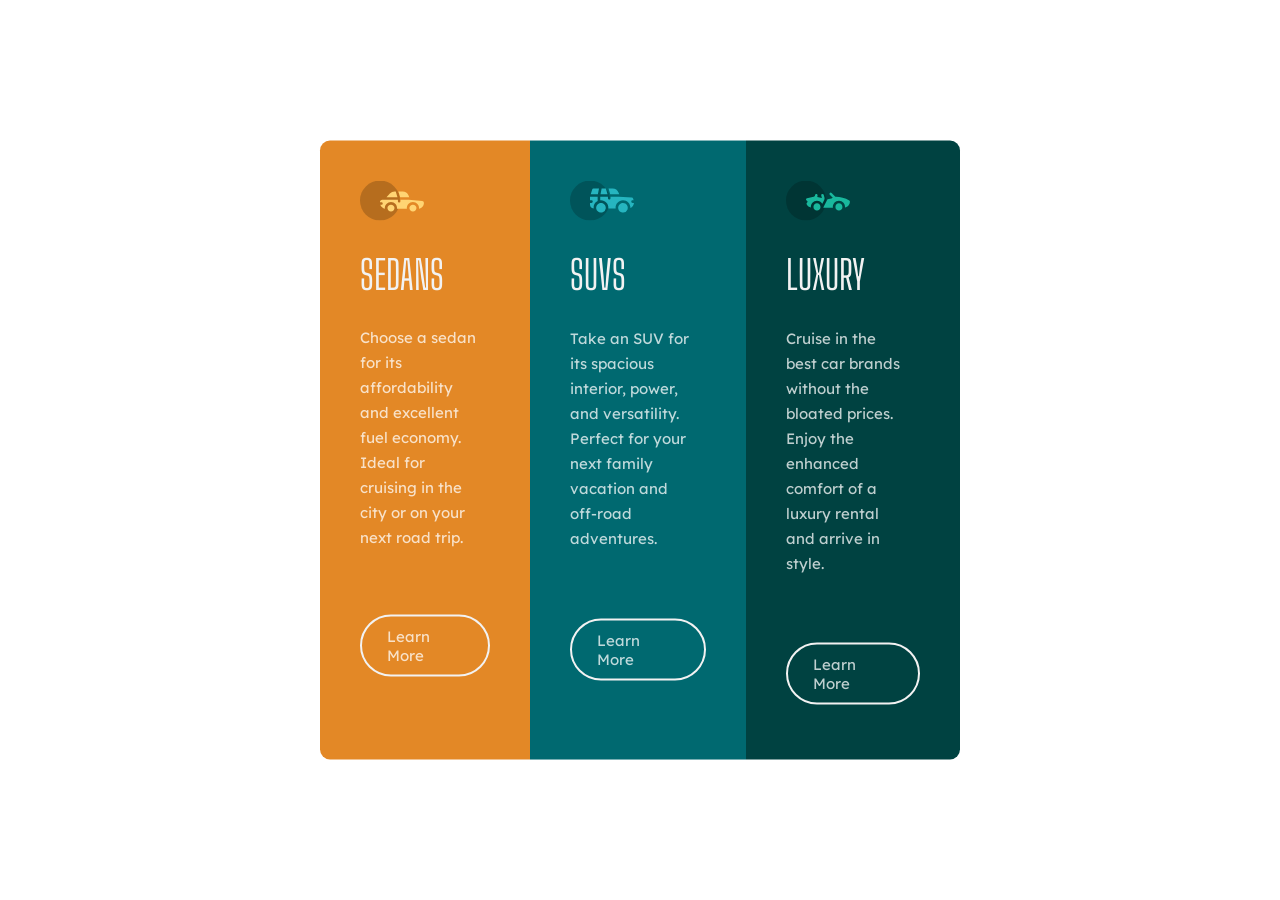
<file: 3 Column Preview Card Component/index.html>
<!DOCTYPE html>
<html lang="en">

<head>
  <meta charset="UTF-8">
  <meta name="viewport" content="width=device-width, initial-scale=1.0">
  <!-- displays site properly based on user's device -->
  <link rel="icon" type="image/png" sizes="32x32" href="./images/favicon-32x32.png">
  <link rel="stylesheet" type="text/css" href="styles/styles.css">
  <title>Preview Card Component</title>
</head>

<body>
    <div class="flex-container">
      <div class="flexitem1">
        <img src="./images/icon-sedans.svg" alt="sedans" />
        <span>Sedans</span>
        <p>Choose a sedan for its affordability and excellent fuel economy. Ideal for cruising in the city
          or on your next road trip.</p>
        <a href="#" class="button btn-sedans">Learn More</a>
      </div>

      <div class="flexitem2">
        <img src="./images/icon-suvs.svg" alt="suvs" />
        <span>SUVs</span>
        <p>Take an SUV for its spacious interior, power, and versatility. Perfect for your next family vacation
          and off-road adventures.</p>
        <a href="#" class="button btn-suvs">Learn More</a>
      </div>

      <div class="flexitem3">
        <img src="./images/icon-luxury.svg" alt="luxury cars" />
        <span>Luxury</span>
        <p>Cruise in the best car brands without the bloated prices. Enjoy the enhanced comfort of a luxury
          rental and arrive in style.</p>
        <a href="#" class="button btn-luxury">Learn More</a>
      </div>
    </div>
</body>

</html>
</file>
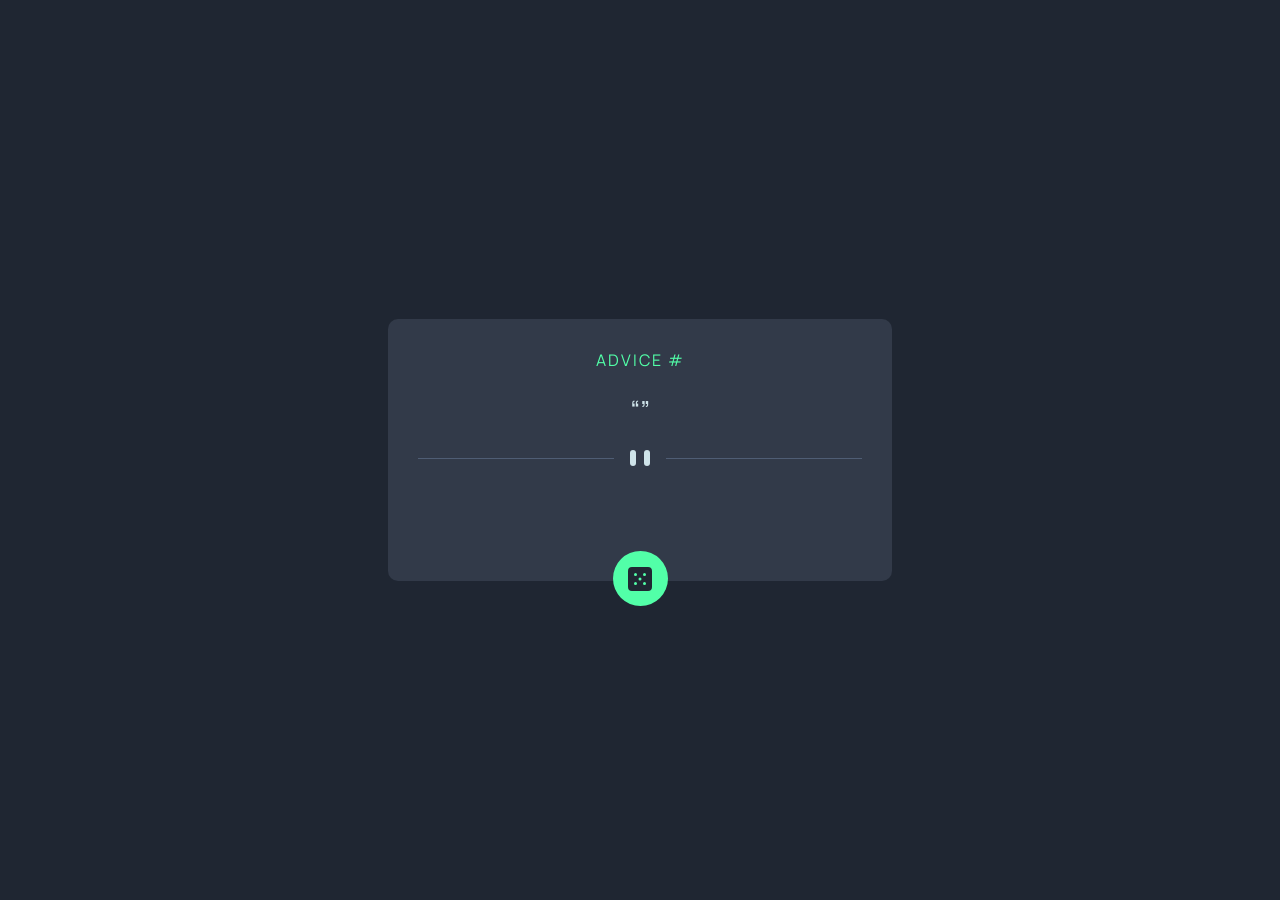
<file: Advice Generator App/index.html>
<!DOCTYPE html>
<html lang="en">

<head>
  <meta charset="UTF-8">
  <meta name="viewport" content="width=device-width, initial-scale=1.0">
  <!-- displays site properly based on user's device -->
  <link rel="icon" type="image/png" sizes="32x32" href="./images/favicon-32x32.png">
  <link rel="stylesheet" type="text/css" href="./css/styles.css">
  <title>Advice generator app</title>
</head>

<body>
  <div id="advice_generator_widget_container">
    <div class="grid-item">
      <span>Advice # <span id="adviceID"></span></span>
    </div>
    <div class="grid-item">
      <q id="advice-text"></q>
    </div>
    <div class="grid-item">
      <img src="./images/pattern-divider-desktop.svg" alt="pattern-divider">
    </div>
    <div class="grid-item button-container">
      <button id="generator-button"></button>
    </div>
  </div>
  <script src="./js/advice_generator_widget.js"></script>
</body>

</html>
</file>
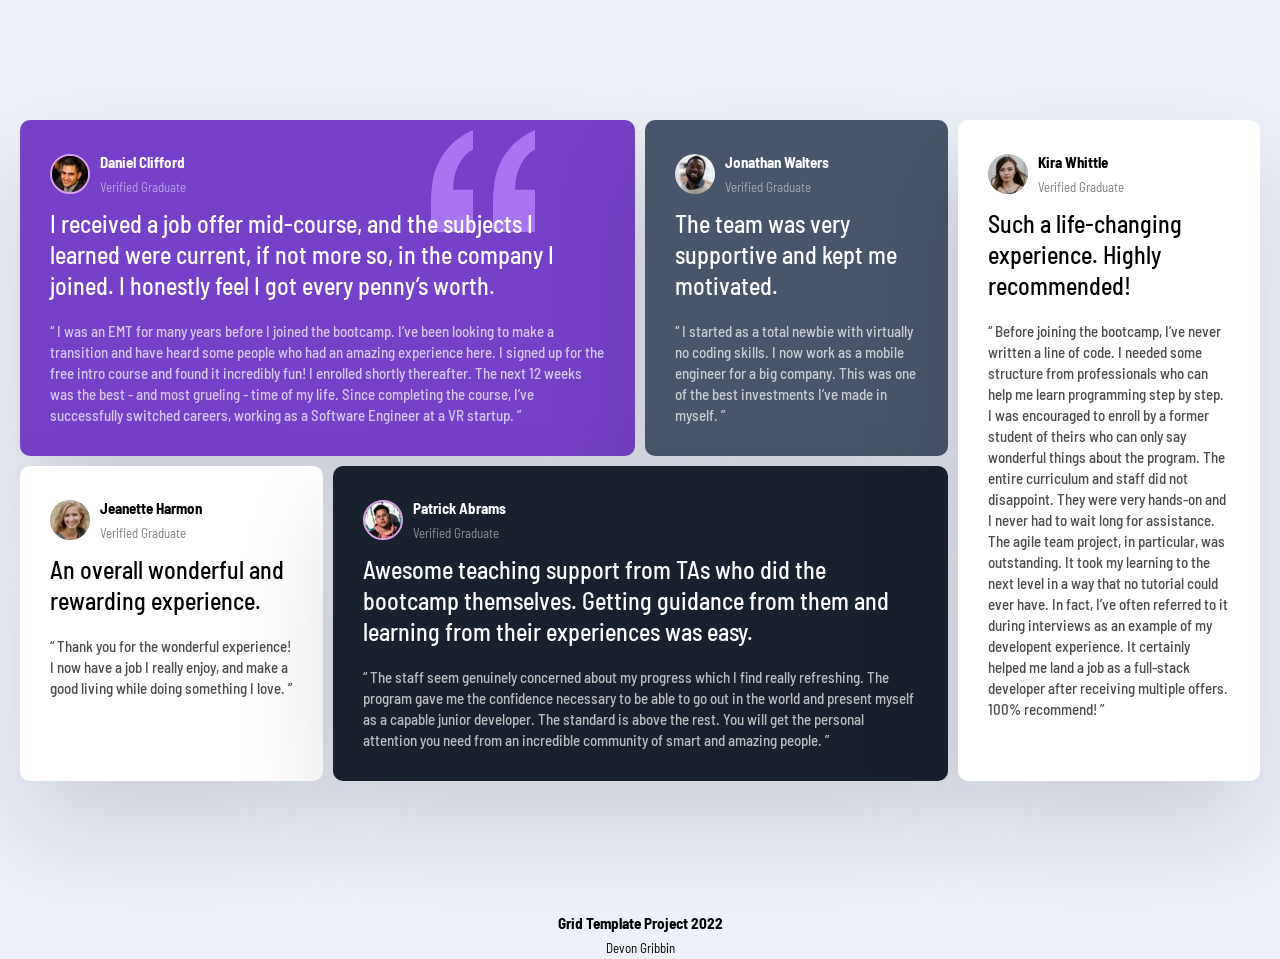
<file: Grid Testimonials/index.html>
<!DOCTYPE html>
<html lang="en">
<head>
  <meta charset="UTF-8">
  <!-- displays site properly based on user's device -->
  <meta name="viewport" content="width=device-width, initial-scale=1.0"> 
  <link rel="icon" type="image/png" sizes="32x32" href="./images/favicon-32x32.png">
  <link rel="stylesheet" href="styles.css" type="text/css">
  <title>Grid Testimonials</title>
</head>
<body>
  <div class="grid">
    <div class="card card-moderate-violet">
      <header class="card-header">
        <img src="images/image-daniel.jpg" class="card-img" alt="daniel">
        <div>
          <h3>Daniel Clifford</h3>
          <p>Verified Graduate</p>
        </div>
      </header>
      <p class="card-lead">
        I received a job offer mid-course, and the subjects I learned were current, if not more so, 
        in the company I joined. I honestly feel I got every penny’s worth.
      </p>
      <p class="card-quote">
        “ I was an EMT for many years before I joined the bootcamp. I’ve been looking to make a 
        transition and have heard some people who had an amazing experience here. I signed up 
        for the free intro course and found it incredibly fun! I enrolled shortly thereafter. 
        The next 12 weeks was the best - and most grueling - time of my life. Since completing 
        the course, I’ve successfully switched careers, working as a Software Engineer at a VR startup. ”
      </p>
    </div>

    <div class="card card-greyish-blue">
      <header class="card-header">
        <img src="images/image-jonathan.jpg" class="card-img" alt="jonathan">
        <div>
          <h3>Jonathan Walters</h3>
          <p>Verified Graduate</p>
        </div>
      </header>
      <p class="card-lead">
        The team was very supportive and kept me motivated.
      </p>
      <p class="card-quote">
        “ I started as a total newbie with virtually no coding skills. I now work as a mobile engineer 
        for a big company. This was one of the best investments I’ve made in myself. ”
      </p>
    </div>

    <div class="card">
      <header class="card-header">
        <img src="images/image-jeanette.jpg" class="card-img" alt="jeanette">
        <div>
          <h3>Jeanette Harmon</h3>
          <p>Verified Graduate</p>
        </div>
      </header>
      <p class="card-lead">
        An overall wonderful and rewarding experience.
      </p>
      <p class="card-quote">
        “ Thank you for the wonderful experience! I now have a job I really enjoy, and make a good living 
        while doing something I love. ”
      </p>
    </div>

    <div class="card card-greyish-black">
      <header class="card-header">
        <img src="images/image-patrick.jpg" class="card-img" alt="patrick">
        <div>
          <h3>Patrick Abrams</h3>
          <p>Verified Graduate</p>
        </div>
      </header>
      <p class="card-lead">
        Awesome teaching support from TAs who did the bootcamp themselves. Getting guidance from them and 
        learning from their experiences was easy.
      </p>
      <p class="card-quote">
        “ The staff seem genuinely concerned about my progress which I find really refreshing. The program 
        gave me the confidence necessary to be able to go out in the world and present myself as a capable 
        junior developer. The standard is above the rest. You will get the personal attention you need from 
        an incredible community of smart and amazing people. ”
      </p>
    </div>

    <div class="card">
      <header class="card-header">
        <img src="images/image-kira.jpg" class="card-img" alt="kira">
        <div>
          <h3>Kira Whittle</h3>
          <p>Verified Graduate</p>
        </div>
      </header>
      <p class="card-lead">
        Such a life-changing experience. Highly recommended!
      </p>
      <p class="card-quote">
        “ Before joining the bootcamp, I’ve never written a line of code. I needed some structure from 
        professionals who can help me learn programming step by step. I was encouraged to enroll by a former 
        student of theirs who can only say wonderful things about the program. The entire curriculum and staff 
        did not disappoint. They were very hands-on and I never had to wait long for assistance. The agile team 
        project, in particular, was outstanding. It took my learning to the next level in a way that no tutorial 
        could ever have. In fact, I’ve often referred to it during interviews as an example of my developent 
        experience. It certainly helped me land a job as a full-stack developer after receiving multiple offers. 
        100% recommend! ”
      </p>
    </div>
  </div>

  <footer>
    <h3>Grid Template Project 2022</h3>
    <p>Devon Gribbin</p>
  </footer>
</body>
</html>
</file>
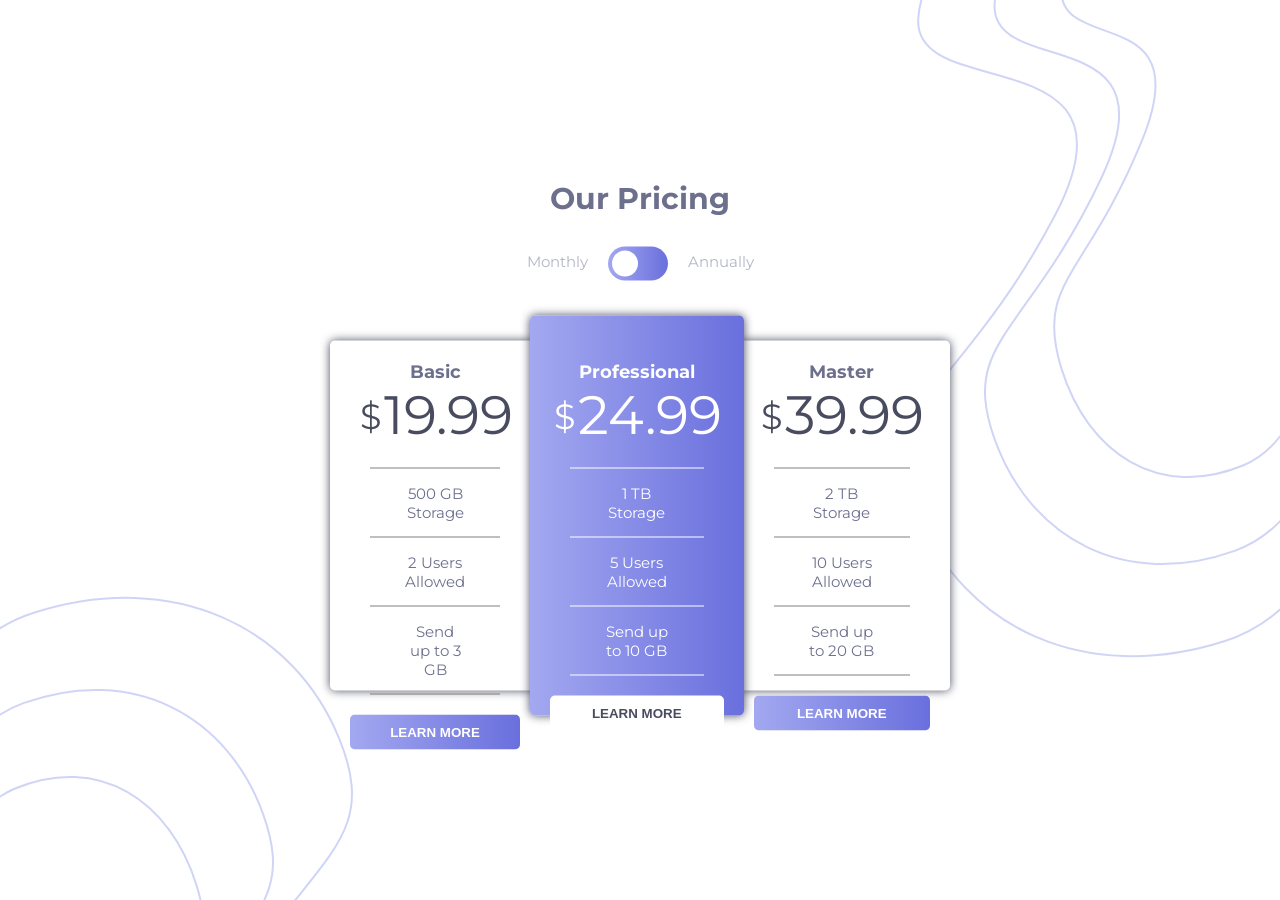
<file: Pricing Component With Toggle/index.html>
<!DOCTYPE html>
<html lang="en">

<head>
  <meta charset="UTF-8">
  <meta name="viewport" content="width=device-width, initial-scale=1.0">
  <!-- displays site properly based on user's device -->
  <link rel="icon" type="image/png" sizes="32x32" href="./images/favicon-32x32.png">
  <link rel="stylesheet" type="text/css" href="./css/styles.css">
  <title>Pricing Component</title>
</head>

<body>
  <div id="main">
    <header>
      <h1>Our Pricing</h1>
      <div class="toggler-container">
        <p>Monthly</p>
        <!--Toggler-->
        <label class="toggler">
          <input id="toggle" title="switch" type="checkbox">
          <span class="toggler-round"></span>
        </label>
        <!--Toggler End-->
        <p>Annually</p>
      </div>
    </header>

    <div class="card-container">
      <div class="card left-card">
        <h3>Basic</h3>
        <small>&dollar;</small><span id="basic-price">19.99</span>
        <ul>
          <li>500 GB Storage</li>
          <li>2 Users Allowed</li>
          <li class="bottom-li">Send up to 3 GB</li>
        </ul>
        <button class="btn btn-left">Learn More</button>
      </div>

      <div class="card center-card">
        <h3>Professional</h3>
        <small>&dollar;</small><span id="pro-price">24.99</span>
        <ul>
          <li>1 TB Storage</li>
          <li>5 Users Allowed</li>
          <li id="bottom-li-center">Send up to 10 GB</li>
        </ul>
        <button class="btn btn-center">Learn More</button>
      </div>

      <div class="card right-card">
        <h3>Master</h3>
        <small>&dollar;</small><span id="master-price">39.99</span>
        <ul>
          <li>2 TB Storage</li>
          <li>10 Users Allowed</li>
          <li class="bottom-li">Send up to 20 GB</li>
        </ul>
        <button class="btn btn-right">Learn More</button>
      </div>
    </div>
  </div>
  <script src="./js/toggle.js" type="text/javascript"></script>
</body>

</html>
</file>
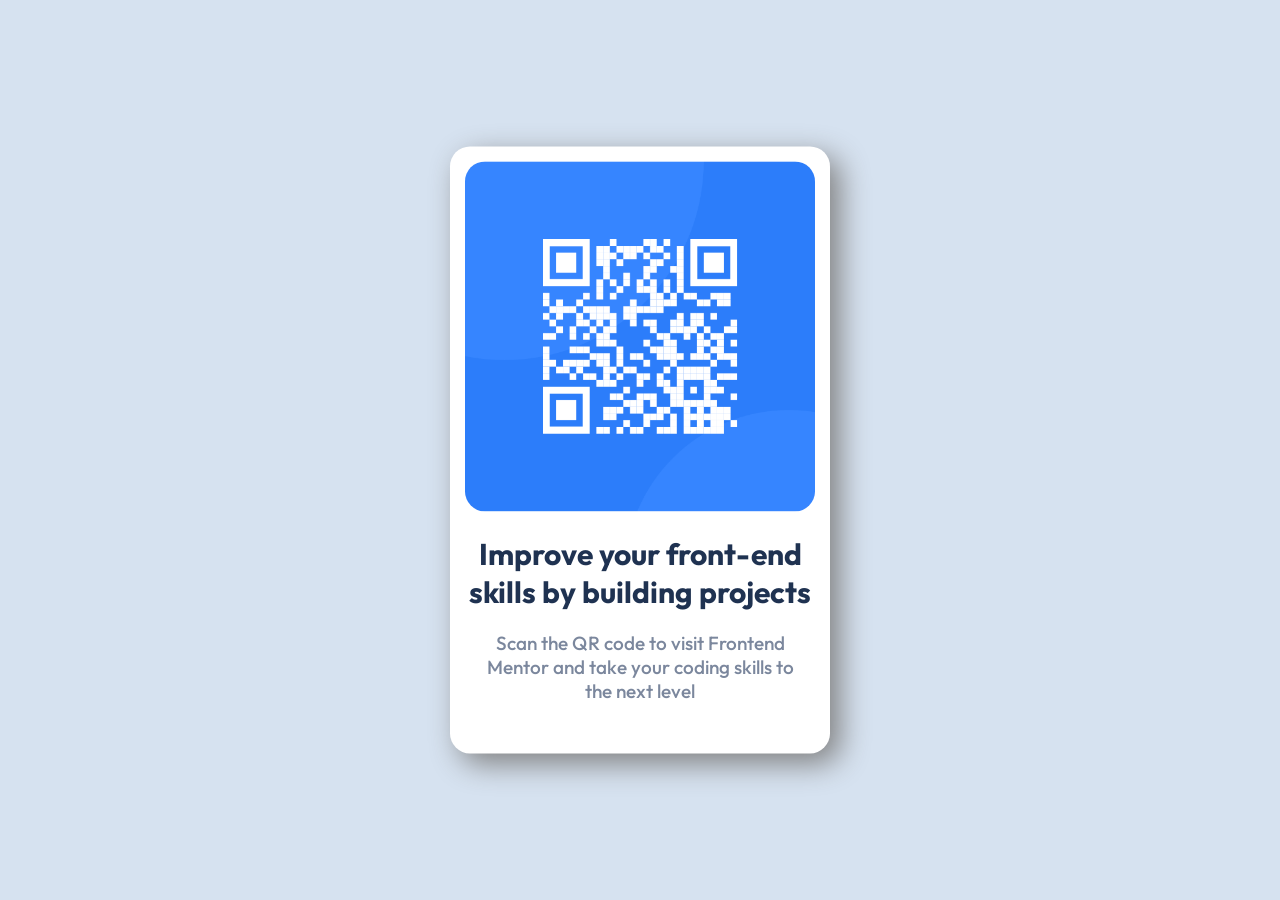
<file: QR code component/index.html>
<!DOCTYPE html>
<html lang="en">
<head>
  <meta charset="UTF-8">
  <meta name="viewport" content="width=device-width, initial-scale=1.0"> <!-- displays site properly based on user's device -->
  <link rel="stylesheet" href="index.css" type="text/css">
  <link rel="icon" type="image/png" sizes="32x32" href="./images/favicon-32x32.png">
  <title>Frontend Mentor | QR code component</title>
</head>
<body>
  <div class="content-card">
    <img src="images/image-qr-code.png" width="350px" height="350px">
    <h1>Improve your front-end skills by building projects</h1>
    <p>Scan the QR code to visit Frontend</p> 
    <p>Mentor and take your coding skills to</p> 
    <p>the next level</p>
  </div>
</body>
</html>
</file>
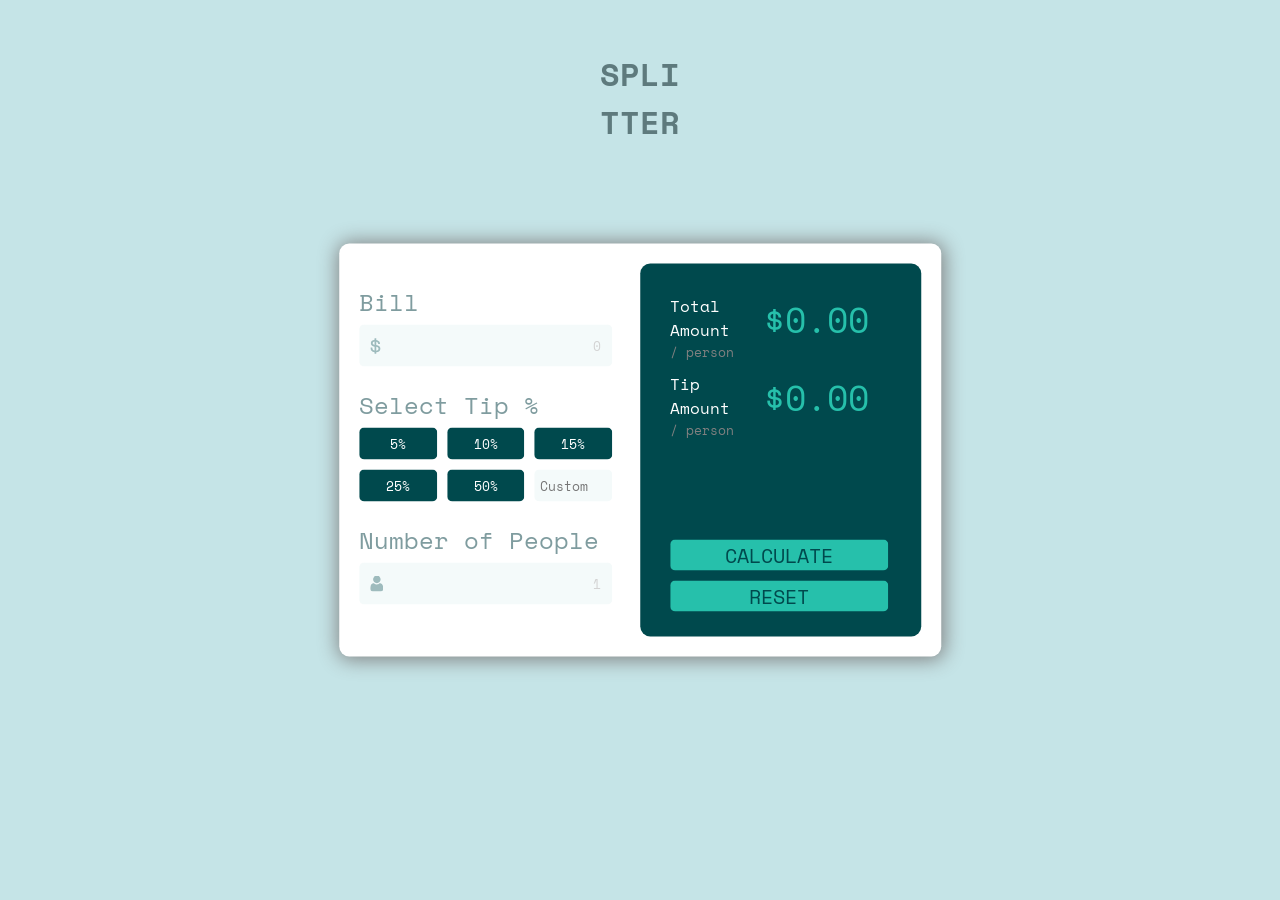
<file: Tip Calculator/index.html>
<!DOCTYPE html>
<html lang="en">

<head>
  <meta charset="UTF-8">
  <meta name="viewport" content="width=device-width, initial-scale=1.0">
  <!-- displays site properly based on user's device -->
  <link rel="icon" type="image/png" sizes="32x32" href="./images/favicon-32x32.png">
  <link rel="stylesheet" type="text/css" href="./css/stylesheet.css">
  <title>Tip calculator app</title>
</head>

<body>
  <header>
    <h1>spli<br>tter</h1>
  </header>
  <div id="main">
    <div id="panel-one">
      <div class="container">
        <label>Bill</label>
        <input type="text" inputmode="numeric" name="bill" id="bill" placeholder="0">
      </div>
      <div class="container">
        <label>Select Tip %</label>
        <div class="buttons">
          <button type="button" class="button">5%</button>
          <button type="button" class="button">10%</button>
          <button type="button" class="button">15%</button>
          <button type="button" class="button">25%</button>
          <button type="button" class="button">50%</button>
          <input type="text" inputmode="numeric" name="custom-percentage-input" id="custom-input" placeholder="Custom">
        </div>
      </div>
      <div class="container">
        <label>Number of People</label>
        <input type="text" inputmode="numeric" name="number-of-people" id="number-of-people" placeholder="1">
      </div>
    </div>
    <div id="panel-two">
      <div class="container">
        <div class="sub-container">
          <div class="textbox">
            <span class="tip-amount">Total Amount</span>
            <span class="per-person">/ person</span>
          </div>
          <div class="display">
            <span class="calc-values" id="total-per-person">$0.00</span>
          </div>
        </div>
        <div class="sub-container">
          <div class="textbox">
            <span class="tip-amount">Tip Amount</span>
            <span class="per-person">/ person</span>
          </div>
          <div class="display">
            <span class="calc-values" id="tip-per-person">$0.00</span>
          </div>
        </div>
        <div class="sub-container-controls">
          <button type="button" id="calculate-button">Calculate</button>
          <button type="button" id="reset-button">Reset</button>
        </div>
      </div>
    </div>
  </div>
  </div>

  <script src="./js/app.js" type="text/javascript"></script>
</body>

</html>
</file>
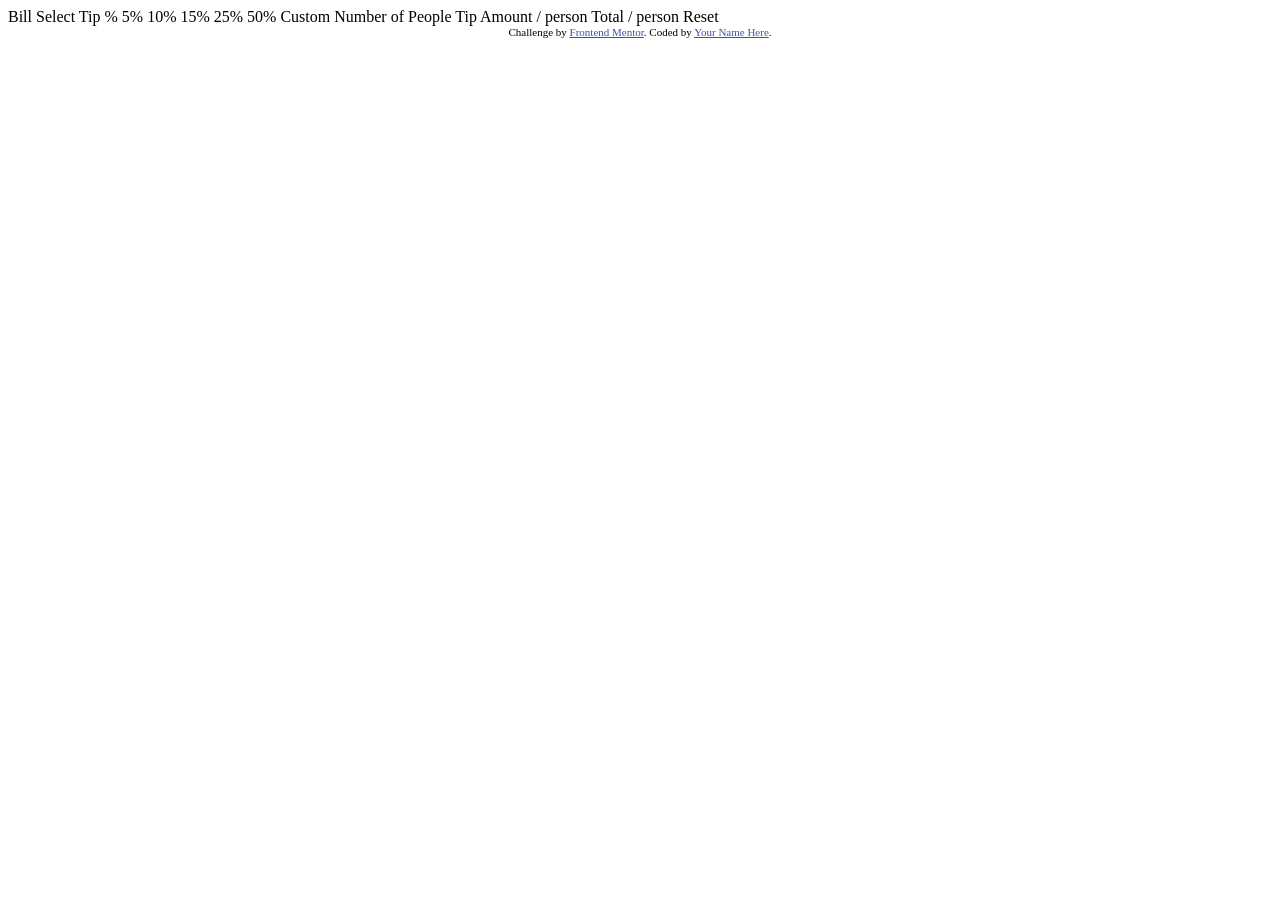
<file: Tip Calculator/tip-calculator-app-main/index.html>
<!DOCTYPE html>
<html lang="en">
<head>
  <meta charset="UTF-8">
  <meta name="viewport" content="width=device-width, initial-scale=1.0"> <!-- displays site properly based on user's device -->

  <link rel="icon" type="image/png" sizes="32x32" href="./images/favicon-32x32.png">
  
  <title>Frontend Mentor | Tip calculator app</title>

  <!-- Feel free to remove these styles or customise in your own stylesheet 👍 -->
  <style>
    .attribution { font-size: 11px; text-align: center; }
    .attribution a { color: hsl(228, 45%, 44%); }
  </style>
</head>
<body>

  Bill

  Select Tip %
  5%
  10%
  15%
  25%
  50%
  Custom

  Number of People

  Tip Amount
  / person

  Total
  / person

  Reset
  
  <div class="attribution">
    Challenge by <a href="https://www.frontendmentor.io?ref=challenge" target="_blank">Frontend Mentor</a>. 
    Coded by <a href="#">Your Name Here</a>.
  </div>
</body>
</html>
</file>
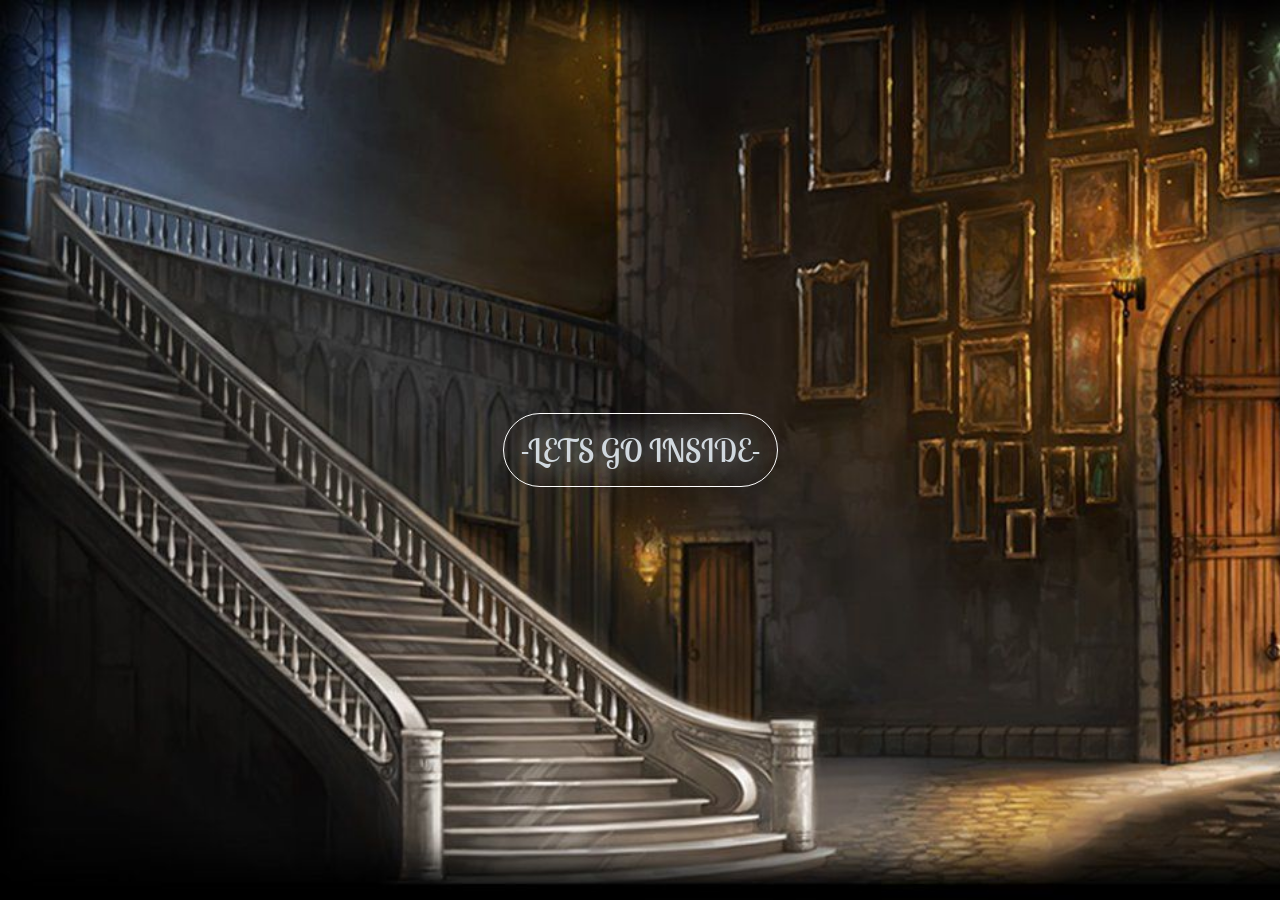
<file: Brainnest Learnership/Week 1/hobby-site/index.html>
<!DOCTYPE html>
<html lang="en">
<head>
    <meta charset="UTF-8">
    <meta http-equiv="X-UA-Compatible" content="IE=edge">
    <meta name="viewport" content="width=device-width, initial-scale=1.0">
    <link rel="stylesheet" href="./Styles/homepage.css" type="text/css">
    <title>Welcome Page</title>
</head>
<body>
    <div class="container">
        <a href="Pages/main.html">-LETS GO INSIDE-</a>
    </div>
</body>
</html>
</file>
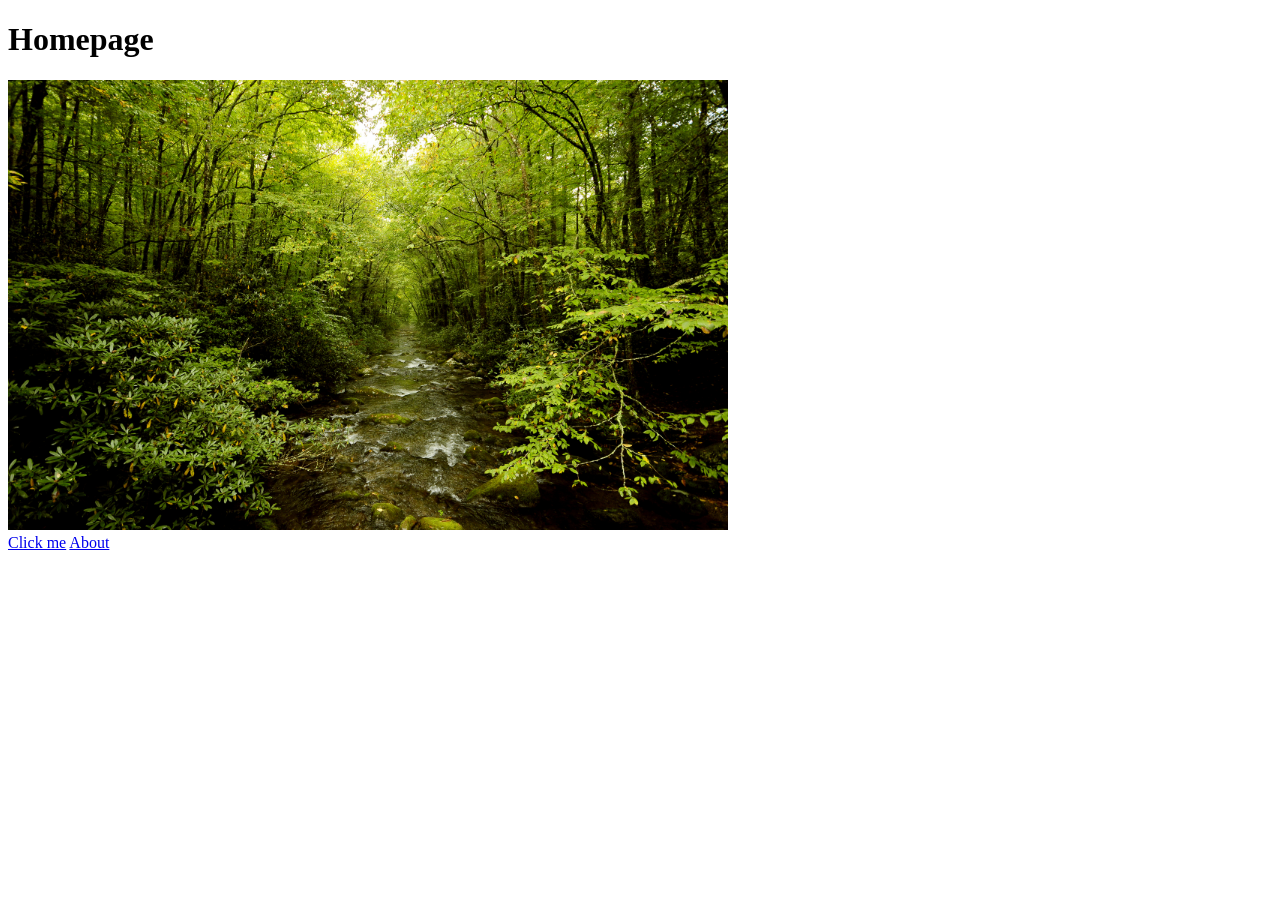
<file: Brainnest Learnership/Week 1/links-and-images/Index.html>
<!DOCTYPE html>
<html lang="en">
<head>
    <meta charset="UTF-8">
    <meta http-equiv="X-UA-Compatible" content="IE=edge">
    <meta name="viewport" content="width=device-width, initial-scale=1.0">
    <title>Links & Images</title>
</head>
<body>
    <h1>Homepage</h1>
    <img src="./images/first-img.jpg" alt="walk in the forest" height="450px" widht="450px"><br>
    <a href="https://theuselessweb.com/">Click me</a>
    <a href="./pages/about.html">About</a>
</body>
</html>
</file>
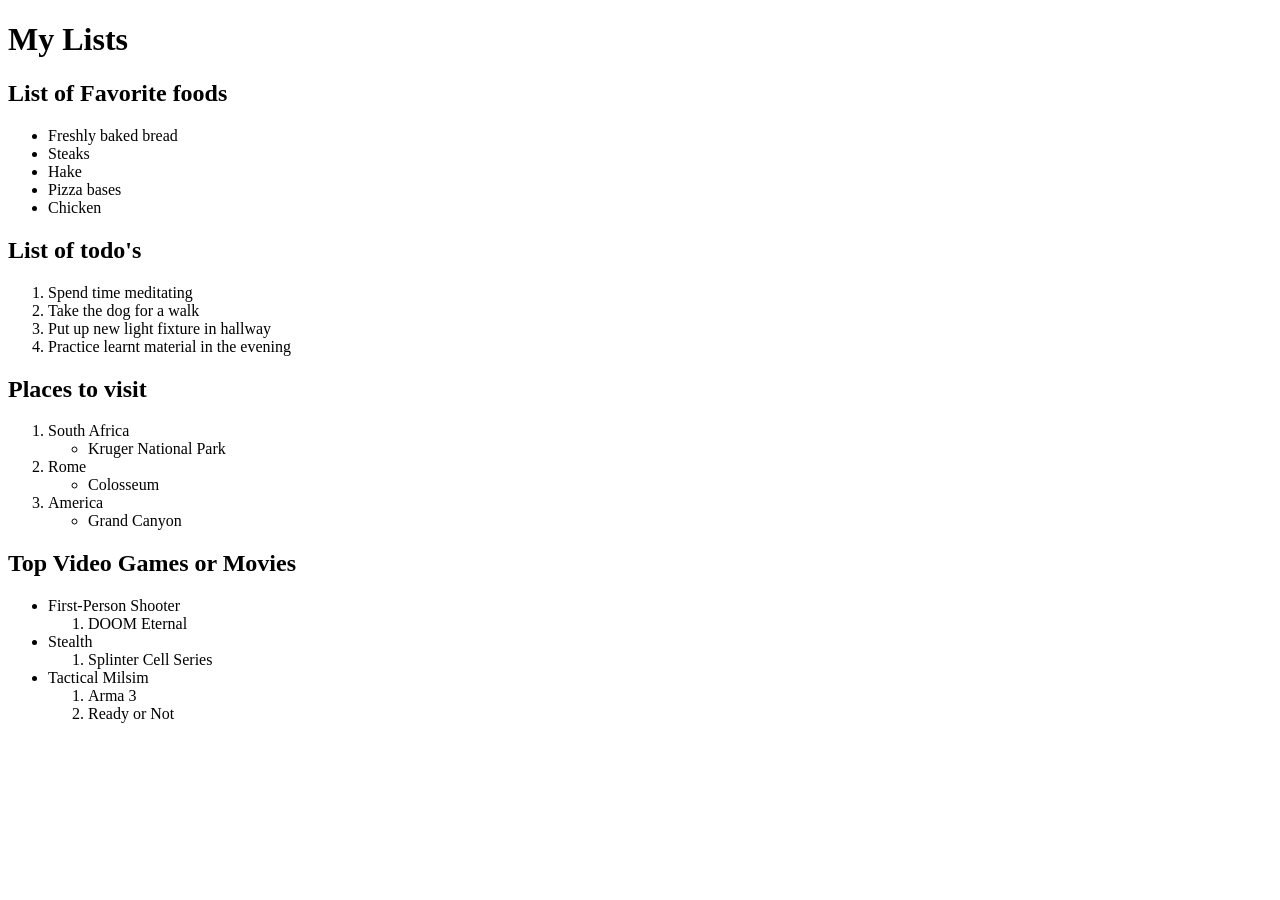
<file: Brainnest Learnership/Week 1/lists/index.html>
<!DOCTYPE html>
<html lang="en">
<head>
    <meta charset="UTF-8">
    <meta http-equiv="X-UA-Compatible" content="IE=edge">
    <meta name="viewport" content="width=device-width, initial-scale=1.0">
    <title>Lists</title>
</head>
<body>
    <h1>My Lists</h1>
    <h2>List of Favorite foods</h2>
    <ul>
        <li>Freshly baked bread</li>
        <li>Steaks</li>
        <li>Hake</li>
        <li>Pizza bases</li>
        <li>Chicken</li>
    </ul>
    <h2>List of todo's</h2>
    <ol>
        <li>Spend time meditating</li>
        <li>Take the dog for a walk</li>
        <li>Put up new light fixture in hallway</li>
        <li>Practice learnt material in the evening</li>
    </ol>
    <h2>Places to visit</h2>
    <ol>
        <li>South Africa</li>
        <ul>
            <li>Kruger National Park</li>
        </ul>
        <li>Rome</li>
        <ul>
            <li>Colosseum</li>
        </ul>
        <li>America</li>
        <ul>
            <li>Grand Canyon</li>
        </ul>
    </ol>
    <h2>Top Video Games or Movies</h2>
    <ul>
        <li>First-Person Shooter</li>
        <ol>
            <li>DOOM Eternal</li>
        </ol>
        <li>Stealth</li>
        <ol>
            <li>Splinter Cell Series</li>
        </ol>
        <li>Tactical Milsim</li>
        <ol>
            <li>Arma 3</li>
            <li>Ready or Not</li>
        </ol>
    </ul>
</body>
</html>
</file>
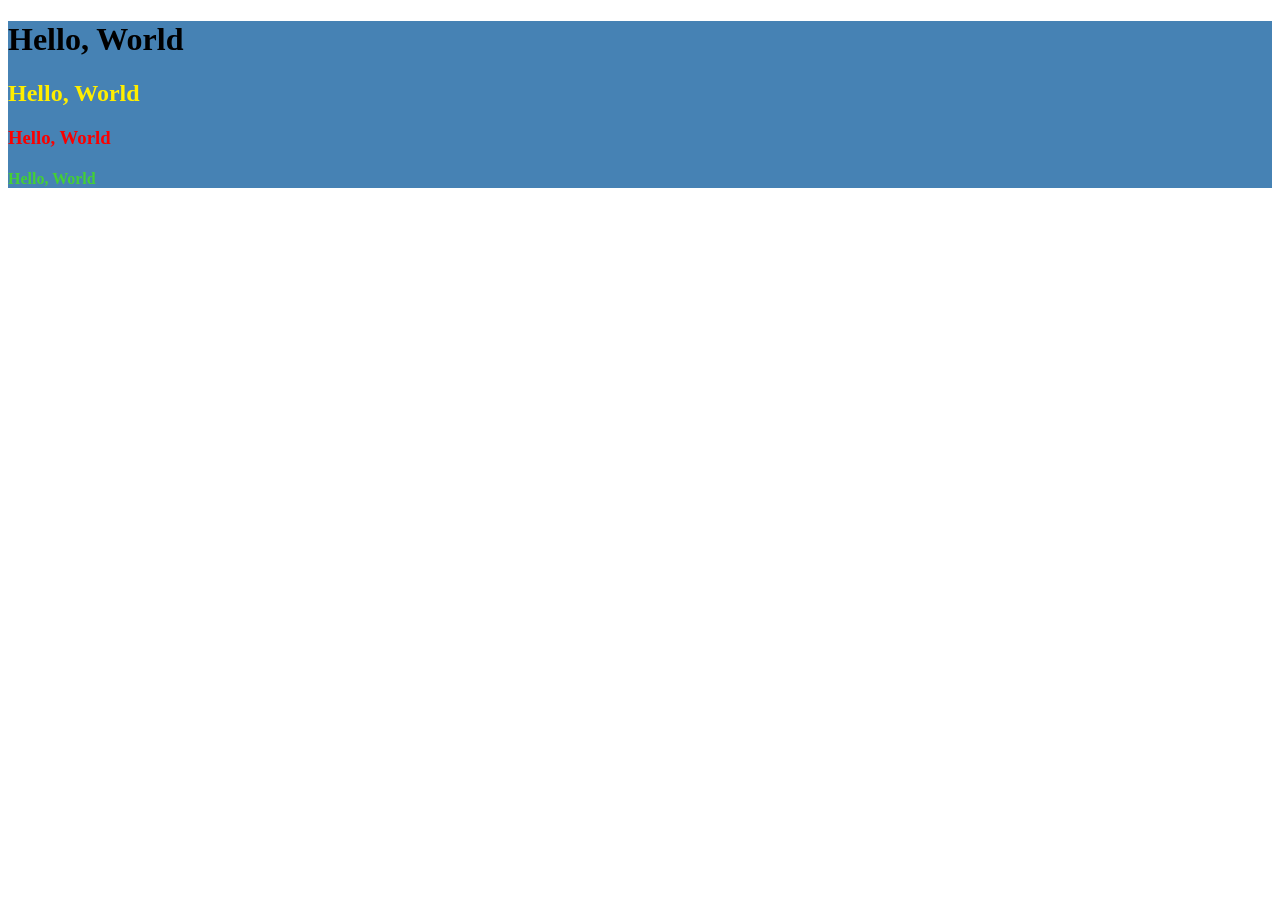
<file: Brainnest Learnership/Week 2/colors/index.html>
<!DOCTYPE html>
<html lang="en">
<head>
    <meta charset="UTF-8">
    <meta http-equiv="X-UA-Compatible" content="IE=edge">
    <meta name="viewport" content="width=device-width, initial-scale=1.0">
    <link rel="stylesheet" href="styles.css" type="text/css">
    <title>Colors</title>
</head>
<body>
    <div>
        <h1>Hello, World</h1>
        <h2>Hello, World</h2>
        <h3>Hello, World</h3>
        <h4>Hello, World</h4>
    </div>
</body>
</html>
</file>
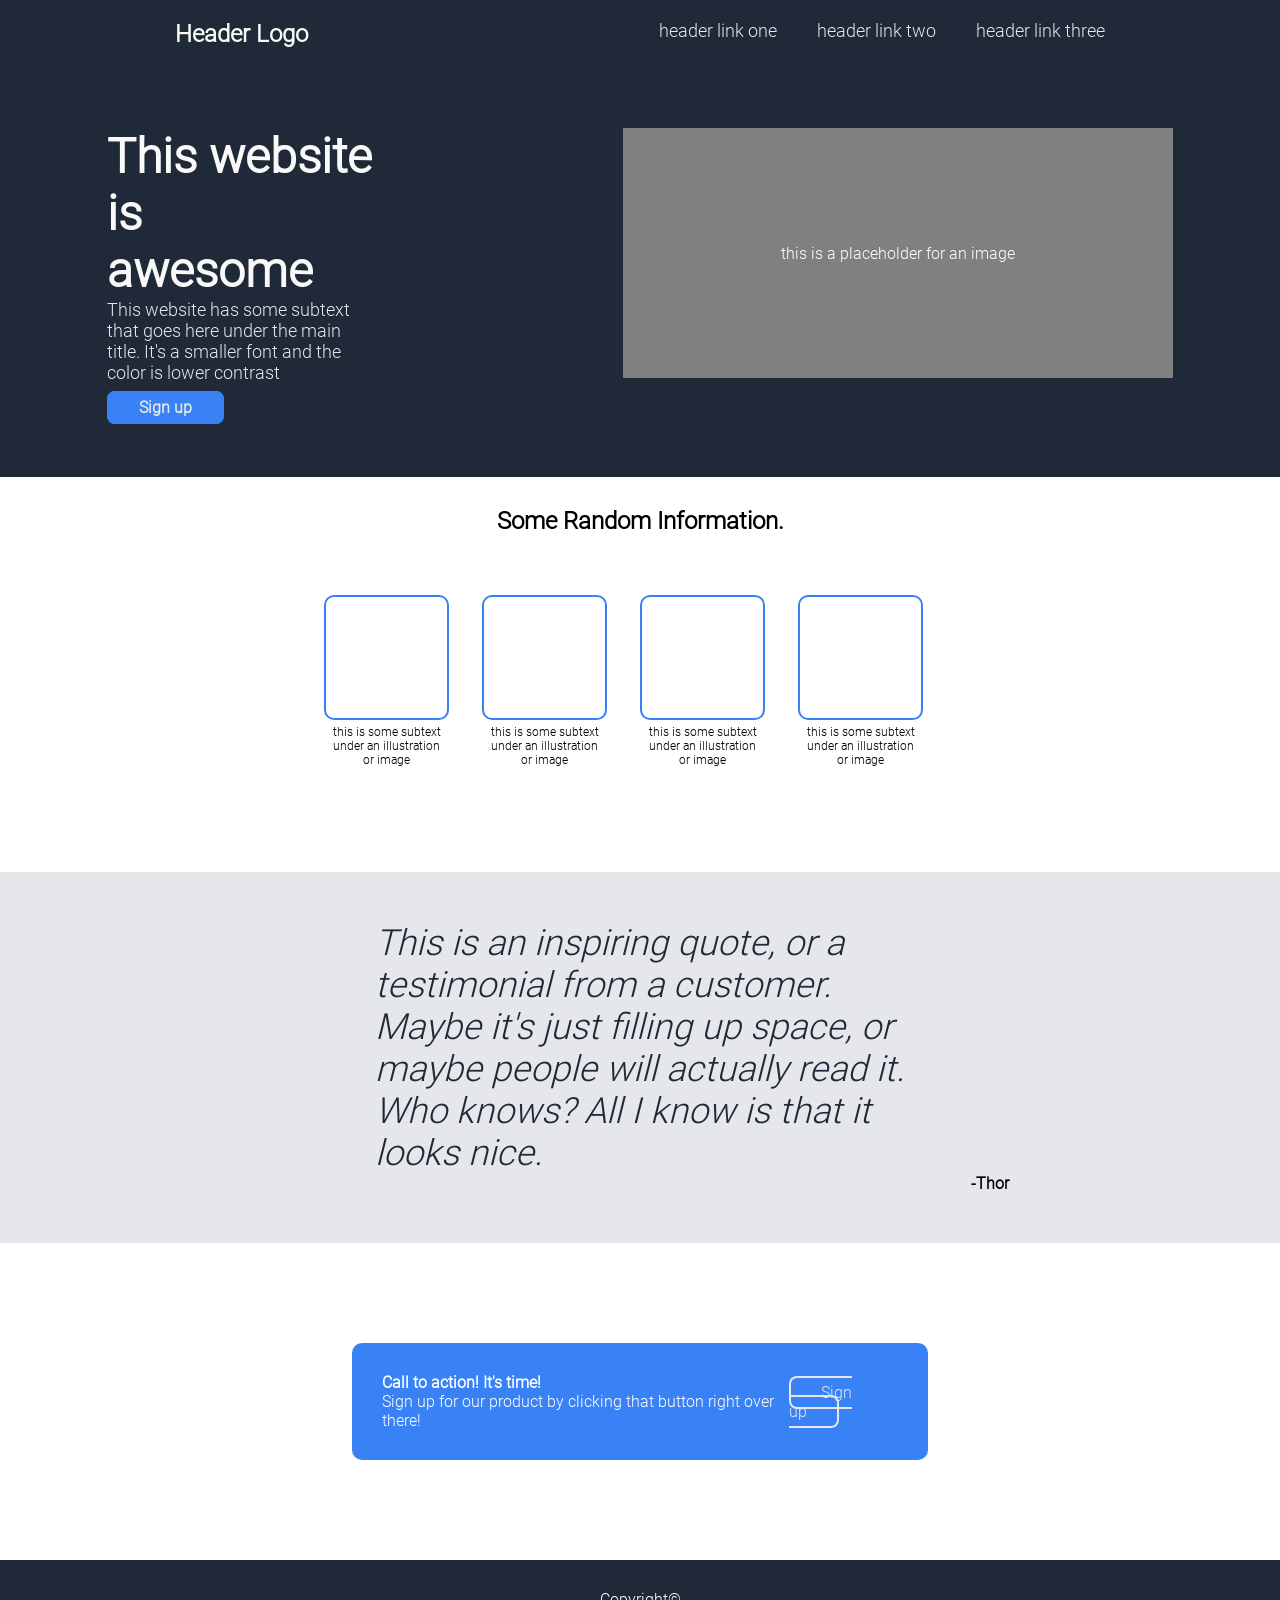
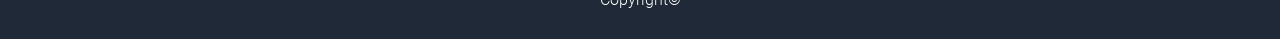
<file: Brainnest Learnership/Week 2/main-project/index.html>
<!DOCTYPE html>
<html lang="en">

<head>
    <meta charset="UTF-8">
    <meta http-equiv="X-UA-Compatible" content="IE=edge">
    <meta name="viewport" content="width=device-width, initial-scale=1.0">
    <link rel="stylesheet" href="styles.css" type="text/css">
    <title>Project Template</title>
</head>

<body>
    <header>
        <div class="header-container">
            <div class="header-logo-container">
                <span id="logo" style="font-size: 24px; color: #f9faf8">Header Logo</span>
                <ul>
                    <li><a href="#">header link one</a></li>
                    <li><a href="#">header link two</a></li>
                    <li><a href="#">header link three</a></li>
                </ul>
            </div>
            <div class="header-item">
                <div class="text-block">
                    <h1 style="font-size: 48px;
                    color: #f9faf8;">This website is<br> awesome</h1>
                    <p style="font-size: 18px; color: #e5e7eb">This website has some subtext that goes here under the main title. It's a smaller font and the
                        color
                        is lower contrast</p>
                    <a id="btn1" href="">Sign up</a>
                </div>
                <div class="image-block">
                    <p>this is a placeholder for an image</p>
                </div>
            </div>
        </div>
    </header>
    <section class="section-one-container">
        <h2>Some Random Information.</h2>
        <ul class="block-container">
            <li>
                <div class="block"></div>
                <p>this is some subtext under an illustration or image</p>
            </li>
            <li>
                <div class="block"></div>
                <p>this is some subtext under an illustration or image</p>
            </li>
            <li>
                <div class="block"></div>
                <p>this is some subtext under an illustration or image</p>
            </li>
            <li>
                <div class="block"></div>
                <p>this is some subtext under an illustration or image</p>
            </li>
        </ul>
    </section>
    <section class="section-two-container">
        <p style="font-size: 36px; font-style: italic; color: #1f2937">
            This is an inspiring quote, or a testimonial from a customer. Maybe it's just filling up space, or maybe
            people
            will actually read it. Who knows? All I know is that it looks nice.
        </p>
        <span class="thor-text">-Thor</span>
    </section>
    <section class="section-three-container">
        <div class="blue-box">
            <div class="text-left">
                <span>Call to action! It's time!</span>
                <p style="font-weight: none;">Sign up for our product by clicking that button right over there!</p>
            </div>
            <div class="button-right">
                <a id="btn2" href="">Sign up</a>
            </div>
        </div>
    </section>
    <footer>
        <p>Copyright&copy;</p>
    </footer>
</body>

</html>
</file>
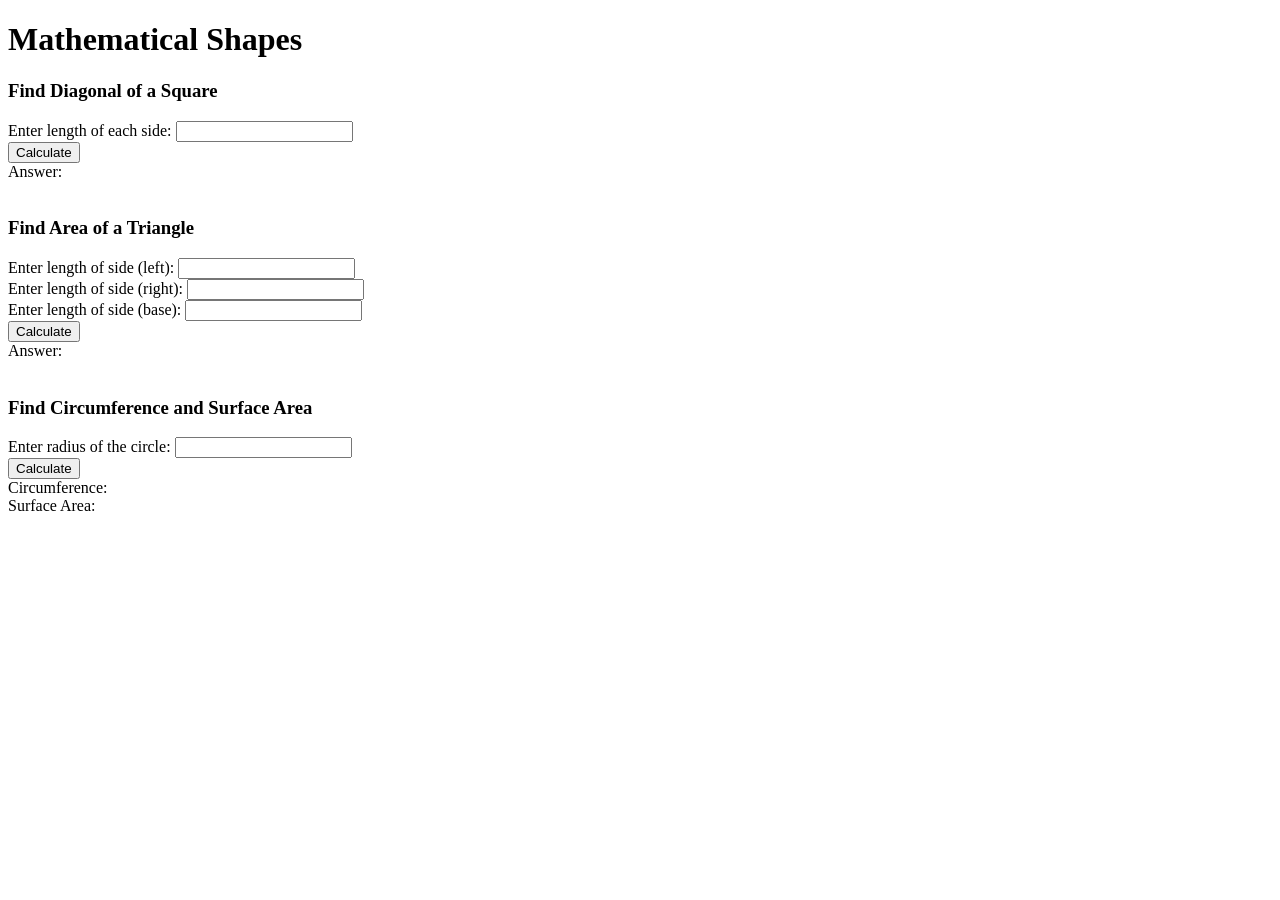
<file: Brainnest Learnership/Week 3/1. Methematical Shapes/index.html>
<!DOCTYPE html>
<html lang="en">
<head>
    <meta charset="UTF-8">
    <meta http-equiv="X-UA-Compatible" content="IE=edge">
    <meta name="viewport" content="width=device-width, initial-scale=1.0">
    <title>Mathematical Shapes</title>
</head>
<body>
    <h1>Mathematical Shapes</h1>

    <h3>Find Diagonal of a Square</h3>
    <form>
        <label>Enter length of each side:</label>
        <input id="square-side-length" type="text"><br>
        <button type="button" onclick="calcDiagonal()">Calculate</button><br>
        <span id="answer-one">Answer: </span>
    </form>
    <br>
    <h3>Find Area of a Triangle</h3>
    <form>
        <label>Enter length of side (left):</label>
        <input id="left" type="text"><br>
        <label>Enter length of side (right):</label>
        <input id="right" type="text"><br>
        <label>Enter length of side (base):</label>
        <input id="base" type="text"><br>
        <button type="button" onclick="calcTriangleArea()">Calculate</button><br>
        <span id="answer-two">Answer: </span>
    </form>
    <br>
    <h3>Find Circumference and Surface Area</h3>
    <form>
        <label>Enter radius of the circle:</label>
        <input id="circle-radius" type="text"><br>
        <button type="button" onclick="findCircumferenceAndArea()">Calculate</button><br>
        <span id="circumference">Circumference: </span><br>
        <span id="surface-area">Surface Area: </span>
    </form>

    <!--Scripts-->
    <script src="FindDiagonal.js"></script>
    <script src="FindTriangleArea.js"></script>
    <script src="FindCircleCircumferenceAndArea.js"></script>
</body>
</html>
</file>
<file: 3 Column Preview Card Component/styles/styles.css>
@import url('https://fonts.googleapis.com/css2?family=Lexend+Deca&display=swap');
@import url('https://fonts.googleapis.com/css2?family=Big+Shoulders+Display:wght@700&display=swap');
/*
Font Family Properties Respectively:
font-family: 'Lexend Deca', sans-serif; -Weights: 400
font-family: 'Big Shoulders Display', cursive; -Weights: 700
Paragraph Font Size: 15px;
*/

:root {
    /*Primary and Neutral colours*/
    --bright-orange : hsl(31,77%,52%);
    --dark-cyan : hsl(184,100%,22%);
    --very-dark-cyan : hsl(179,100%,13%);
    /*Paragraph colour*/
    --very-light-gray : hsla(0,0%,100%,0.75);
    /*Background, Headings, Buttons colour*/
    --transparent-white : hsl(0,0%,95%);
}

* {
    padding: 0px;
    margin: 0px;
    box-sizing: border-box;
}

img {
    display: block;
    padding-bottom: 30px;
}

span {
    text-transform: uppercase;
    font-family: 'Big Shoulders Display', cursive;
    font-size: 40px;
    color: var(--transparent-white);
}

p {
    font-family: 'Lexend Deca', sans-serif;
    font-size: 15px;
    color: var(--very-light-gray);
    padding-top: 20%;
    padding-bottom: 50%;
    max-width: 90%;
    line-height: 25px;
}

.button {
    /*used inline-block to enable margins to take effect*/
    display: inline-block;
    text-decoration: none;
    font-family: 'Lexend Deca', sans-serif;
    font-size: 15px;
    color: var(--very-light-gray);
    padding: 10px 25px 10px 25px;
    border: 2px solid var(--transparent-white);
    border-radius: 50px;
    margin-bottom: 15px;
}

.button:hover {
    cursor: pointer;
    background-color: var(--transparent-white);
}

.btn-sedans:hover {
    color: var(--bright-orange);
}

.btn-suvs:hover {
    color: var(--dark-cyan);
}

.btn-luxury:hover {
    color: var(--very-dark-cyan);
}

.flex-container {
    min-width: 50%;
    display: flex;
    flex: 1 1 0;
    margin: 0 auto;
    /*Set box to the center of the screen*/
    position: absolute;
    left: 50%;
    top: 50%;
    transform: translate(-50%,-50%);
}

.flexitem1 {
    background-color: var(--bright-orange);
    padding: 40px;
    border-top-left-radius: 10px;
    border-bottom-left-radius: 10px;
}

.flexitem2 {
    background-color: var(--dark-cyan);
    padding: 40px;
}

.flexitem3 {
    background-color: var(--very-dark-cyan);
    padding: 40px;
    border-top-right-radius: 10px;
    border-bottom-right-radius: 10px;
}

@media only screen and (min-width: 360px) and (max-width: 768px) {
    p {
        padding-bottom: 30px;
    }

    .flex-container {
        flex-direction: column;
        max-height: 80%;
    }

    .flexitem1 {
        border-top-right-radius: 10px;
        border-bottom-left-radius: 0px;
    }

    .flexitem3 {
        border-top-right-radius: 0px;
        border-bottom-left-radius: 10px;
    }
}
</file>
<file: Advice Generator App/css/styles.css>
@import url('https://fonts.googleapis.com/css2?family=Manrope:wght@800&display=swap');

:root {
    --light-cyan : hsl(193, 38%, 86%);
    --neon-green : hsl(150, 100%, 66%);
    --grayish-blue : hsl(217, 19%, 38%);
    --dark-grayish-blue : hsl(217, 19%, 24%);
    --dark-blue : hsl(218, 23%, 16%);
    --quote-font-size : 28px;
}

* {
    box-sizing: border-box;
    padding: 0;
    margin: 0;
    font-family: 'Manrope', sans-serif;
}

body {
    background-color: var(--dark-blue);
}

img {
    width: 100%;
    height: 100%;
    object-fit: contain;
    overflow: hidden;
}

#advice_generator_widget_container {
    max-width: 50%;
    position: absolute;
    top: 50%;
    left: 50%;
    transform: translate(-50%,-50%);
    text-align: center;
    background-color: var(--dark-grayish-blue);
    padding: 20px;
    border-radius: 10px;
}

.grid-item {
    padding: 10px;
}

span {
    text-transform: uppercase;
    color: var(--neon-green);
    letter-spacing: 2px;
}

#advice-text {
    color: var(--light-cyan);
    font-size: var(--quote-font-size);
}

.button-container {
    position: relative;
    top: 60px;
}

#generator-button {
    background-color: var(--neon-green);
    background-image: url(../images/icon-dice.svg);
    background-repeat: no-repeat;
    background-position: center center;
    height: 55px;
    width: 55px;
    border-radius: 50%;
    border: none;
}

#generator-button:hover {
    box-shadow: 1px 1px 15px 5px var(--neon-green);
    cursor: pointer;
}
</file>
<file: Grid Testimonials/styles.css>
@import url('https://fonts.googleapis.com/css2?family=Barlow+Semi+Condensed:wght@200;300;400;700&display=swap');

:root {
    --moderate-violet: hsl(263, 55%, 52%);
    --dark-greyish-blue: hsl(217, 19%, 35%);
    --dark-greyish-black: hsl(219, 29%, 14%);
    --white: hsl(0, 0%, 100%);
    --light-grey: hsl(0, 0%, 81%);
    --light-greyish-blue: hsl(210, 46%, 95%);
}

* {
    box-sizing: border-box;
    padding: 0;
    margin: 0;
}

body {
    background: #edf2f8;
    font-family: 'Barlow Semi Condensed', sans-serif;
    line-height: 1.7;
    font-size: 13px;
}

.grid {
    max-width: 1440px;
    margin: 100px auto;
    padding: 20px;
    display: grid;
    grid-template-columns: repeat(4, 1fr);
    grid-template-areas:
        'daniel daniel jonathan kira'
        'jeanette patrick patrick kira'
    ;
    column-gap: 10px;
}

.card:nth-of-type(1) {
    grid-area: daniel;
}

.card:nth-of-type(2) {
    grid-area: jonathan;
}

.card:nth-of-type(3) {
    grid-area: jeanette;
}

.card:nth-of-type(4) {
    grid-area: patrick;
}

.card:nth-of-type(5) {
    grid-area: kira;
}

.card {
    background: #fff;
    border-radius: 10px;
    padding: 30px;
    box-shadow: rgba(17, 12, 46, 0.15) 0px 48px 100px 0px;
    margin-bottom: 10px;
}

.card-header {
    display: flex;
    align-items: center;
    margin-bottom: 10px;
}

.card-header h3 {
    font-size: 15px;
}

.card-header p {
    opacity: 50%;
}

.card-img {
    width: 40px;
    height: 40px;
    border-radius: 50%;
    margin-right: 10px;
}

.card-lead {
    font-size: 1.5rem;
    font-weight: 500;
    line-height: 1.3;
    margin-bottom: 20px;
}

.card-quote {
    font-size: 15px;
    font-weight: 500;
    line-height: 1.4;
    opacity: 70%;
}

/*Styling for card backgrounds and borders and text*/
.card-moderate-violet {
    background-color: var(--moderate-violet);
    color: white;
    background-image: url('./images/bg-pattern-quotation.svg');
    background-repeat: no-repeat;
    background-position: top 10px right 100px;
}

.card-moderate-violet img {
    border: 2px solid #d9a0e7;
}

.card-greyish-blue {
    background-color: var(--dark-greyish-blue);
    color: white;
}

.card-greyish-black {
    background-color: var(--dark-greyish-black);
    color: white;
}

.card-greyish-black img {
    border: 2px solid #d9a0e7;
}

footer {
    text-align: center;
}

@media (max-width: 768px) {
    .grid {
        grid-template-columns: 1fr;
        grid-template-areas:
            'daniel'
            'jonathan'
            'jeanette'
            'patrick'
            'kira';
        width: 100%;
    }
}
</file>
<file: Pricing Component With Toggle/css/styles.css>
@import url('https://fonts.googleapis.com/css2?family=Montserrat:wght@700&display=swap');

:root {
    --linear-gradient : linear-gradient(to right, hsl(236, 72%, 79%),hsl(237, 63%, 64%));
    --very-light-grayish-blue : hsl(234, 14%, 74%);
    --light-grayish-blue : hsl(234, 14%, 74%);
    --grayish-blue : hsl(233, 13%, 49%);
    --dark-grayish-blue : hsl(232, 13%, 33%);
    --document-font : 'Montserrat', sans-serif;
    --document-font-size : 15px;
}

* {
    box-sizing: border-box;
    margin: 0;
    padding: 0;
}

body {
    background-color: var(--linear-gradient);
    background-image: url(../images/bg-top.svg), url(../images/bg-bottom.svg);
    background-position: right top, left bottom;
    background-repeat: no-repeat, no-repeat;
    height: 100vh;
    font-family: var(--document-font);
    font-size: var(--document-font-size);
}

#main {
    position: absolute;
    top: 50%;
    left: 50%;
    transform: translate(-50%, -50%);
}

h1 {
    padding-top: 20px;
    color: var(--grayish-blue);
    text-align: center;
}

small {
    position: relative;
    font-size:35px;
    padding: 2px;
    bottom: 5px;
    color: var(--dark-grayish-blue);
}

.card.center-card small {
    color: white;
}

.toggler-container {
    display: flex;
    justify-content: center;
    padding: 30px;
    margin-bottom: 30px;
}

.toggler {
    margin-left: 20px;
    margin-right: 20px;
}

.toggler-container  p {
    margin-top: 5px;
    color: var(--light-grayish-blue);
}

.card h3 {
    color: var(--grayish-blue);
}

.card span {
    color: var(--dark-grayish-blue);
    font-size: 54px;
}

.center-card h3, .center-card span {
    color: white;
}

.card ul {
    color: var(--grayish-blue);
    list-style: none;
    padding: 20px;
}

.card.center-card ul {
    color: white;
    padding: 20px;
}

.card li {
    padding: 15px 35px;
    border-top: 1px grey solid;
}

.card.center-card li {
    padding: 15px 35px;
    border-top: 1px white solid;
}

.bottom-li {
    border-bottom: 1px grey solid;
}

#bottom-li-center {
    border-bottom: 1px white solid;
}

.btn {
    font-weight: 700;
    padding: 10px;
    display: inline-block;
    width: 100%;
    text-align: center;
    text-transform: uppercase;
    background-image: var(--linear-gradient);
    border: none;
    border-radius: 5px;
    color: white;
    cursor: pointer;
}

.btn:hover {
    background-image: none;
    background-color: white;
    color: var(--dark-grayish-blue);
    border:hsl(232, 13%, 33%) 0.5px solid;
}

.btn.btn-center {
    color: var(--dark-grayish-blue);
    background-image: none;
    background-color: white;
}

.btn.btn-center:hover {
    color: white;
    border:white 0.5px solid;
    background-image: var(--linear-gradient);
}

.card-container {
    display: flex;
    justify-content: center;
    text-align: center;
}

.card {
    padding: 20px;
    box-shadow: 0 0 10px var(--dark-grayish-blue);
    border-radius: 5px;
}

.left-card {
    position: relative;
    background-color: white;
    left: 10px;
    height: 350px;
}

.center-card {
    position: relative;
    bottom: 25px;
    padding-top: 45px;
    background-image: var(--linear-gradient);
    z-index: 2;
    height: 400px;
}

.right-card {
    position: relative;
    background-color: white;
    right: 10px;
    height: 350px;
}

/*TOGGLER CSS RULES*/
/*///////////////////////////////////////////////////////////////
////////////////////////////////////////////////////////////////
////////////////////////////////////////////////////////////////
////////////////////////////////////////////////////////////////
///////////////////////////////////////////////////////////////*/

/* The switch - the box around the slider */
.toggler {
    position: relative;
    display: inline-block;
    width: 60px;
    height: 34px;
  }
  
  /* Hide default HTML checkbox */
  .toggler input {
    opacity: 0;
    width: 0;
    height: 0;
  }
  
  /* The slider */
  .toggler-round {
    position: absolute;
    cursor: pointer;
    top: 0;
    left: 0;
    right: 0;
    bottom: 0;
    background-image: var(--linear-gradient);
    -webkit-transition: .4s;
    transition: .4s;
  }
  
  .toggler-round:before {
    position: absolute;
    content: "";
    height: 26px;
    width: 26px;
    left: 4px;
    bottom: 4px;
    background-color: white;
    -webkit-transition: .4s;
    transition: .4s;
  }
  
  input:checked + .toggler-round {
    background-color: hsl(237, 63%, 64%);
  }
  
  input:hover + .toggler-round {
    box-shadow: 0 0 5px hsl(237, 63%, 64%);
  }
  
  input:checked + .toggler-round:before {
    -webkit-transform: translateX(26px);
    -ms-transform: translateX(26px);
    transform: translateX(26px);
  }
  
  /* Rounded sliders */
  .toggler-round {
    border-radius: 34px;
  }
  
  .toggler-round:before {
    border-radius: 50%;
  }

  @media only screen and (max-width: 768px) {

    #main {
        position: relative;
        height: 100vh;
    }
    .card-container {
        flex-direction: column;
        align-items: center;
        max-width: 100%;
        gap: 20px;
    }
    .left-card {
        background-color: white;
        left: 0;
    }
    
    .center-card {
        bottom: 0;
        padding-top: 45px;
        background-image: var(--linear-gradient);
        z-index: 0;
    }
    
    .right-card {
        background-color: white;
        right: 0;
        margin-bottom: 20px;
    }

  }
</file>
<file: QR code component/index.css>
@import url('https://fonts.googleapis.com/css2?family=Outfit&display=swap');
@import url('https://fonts.googleapis.com/css2?family=Outfit:wght@700&display=swap');
:root {
--White: hsl(0, 0%, 100%);
--Light-grey: hsl(212, 45%, 89%);
--Grayish-blue: hsl(220, 15%, 55%);
--Dark-blue: hsl(218, 44%, 22%);
}
body {
    font-family: "Outfit";
    font-size: 15px;
    background-color: var(--Light-grey);
}
.content-card {
    text-align: center;
    position: absolute;
    left: 50%;
    top: 50%;
    transform: translate(-50%,-50%);
    max-width: 350px;
    border-radius: 20px;
    padding: 15px;
    padding-bottom: 50px;
    background-color: var(--White);
    box-shadow: 10px 10px 30px grey;
}
img {
    border-radius: 20px;
}
h1 {
    color: var(--Dark-blue);
    font-weight: 700;
}
p {
    color: var(--Grayish-blue);
    margin: 0px;
    font-weight: 500;
    font-size: 19px;
}
</file>
<file: Tip Calculator/css/stylesheet.css>
@import url('https://fonts.googleapis.com/css2?family=Montserrat:wght@700&family=Space+Mono:wght@700&display=swap');
:root {
    --prim-strong-cyan: hsl(172, 67%, 45%);
    --very-dark-cyan: hsl(183, 100%, 15%);
    --dark-grayish-cyan: hsl(186, 14%, 43%);
    --grayish-cyan: hsl(184, 14%, 56%);
    --light-grayish-cyan: hsl(185, 41%, 84%);
    --very-light-grayish-cyan: hsl(189, 41%, 97%);
    --white: hsl(0, 0%, 100%);
    --form-input-size: 24px;
    --space-mono: 'Space Mono', monospace;
}

* {
    box-sizing: border-box;
    padding: 0px;
    margin: 0px;
    font-family: var(--space-mono);
}

body {
    background-color: var(--light-grayish-cyan);
}

header {
    text-transform: uppercase;
    text-align: center;
    color: var(--dark-grayish-cyan);
    padding-top: 50px;
}

#main {
    position: absolute;
    top: 50%;
    left: 50%;
    transform: translate(-50%, -50%);
    display: flex;
    justify-content: space-between;
    padding: 20px;
    min-width: 40%;
    background-color: var(--white);
    border-radius: 10px;
    box-shadow: 1px 1px 20px 2px grey;
}

#panel-one, #panel-two {
    min-width: 50%;
}

.container {
    max-width: 90%;
    margin-top: 20px;
    margin-bottom: 20px;
}

.container label {
    display: block;
    font-size: var(--form-input-size);
    color: var(--grayish-cyan);
    margin-top: 5px;
    margin-bottom: 5px;
}

#panel-one #bill {
    border-radius: 5px;
    border: solid 1px transparent;
    background-color: var(--very-light-grayish-cyan);
    padding: 10px;
    background-image: url(..//images/icon-dollar.svg);
    background-repeat: no-repeat;
    background-position: left;
    background-position-x: 10px;
    direction: rtl;
    width: 100%;
}

#panel-one #bill::placeholder {
    text-align: right;
    color: lightgray;
}

#panel-one #bill:hover {
    cursor: pointer;
}

#panel-one .buttons {
    display: grid;
    grid-template-columns: repeat(3, minmax(0, 0.5fr));
    gap: 10px;
}

#panel-one .button {
    padding: 5px 10px;
    background-color: var(--very-dark-cyan);
    border: solid 1px transparent;
    border-radius: 5px;
    color: var(--white);
}

#panel-one .button:hover {
    cursor: pointer;
    color: var(--very-dark-cyan);
    background-color: var(--light-grayish-cyan);
}

#panel-one .button:focus {
    background-color: var(--prim-strong-cyan);
}

#panel-one #custom-input {
    border-radius: 5px;
    border: solid 1px transparent;
    background-color: var(--very-light-grayish-cyan);
    padding-left: 5px;
}

#panel-one #custom-input:hover {
    cursor: pointer;
}

#panel-one #number-of-people {
    border-radius: 5px;
    border: solid 1px transparent;
    background-color: var(--very-light-grayish-cyan);
    padding: 10px;
    background-image: url(..//images/icon-person.svg);
    background-repeat: no-repeat;
    background-position: left;
    background-position-x: 10px;
    direction: rtl;
    width: 100%;
}

#panel-one #number-of-people::placeholder {
    text-align: right;
    color: lightgray;
}

#panel-one #number-of-people:hover {
    cursor: pointer;
}

#panel-two {
    display: flex;
    flex-direction: column;
    justify-content: center;
    gap: 10px;
    background-color: var(--very-dark-cyan);
    padding: 5px 30px;
    border-radius: 10px;
}

#panel-two .sub-container {
    display: flex;
    justify-content: space-between;
    margin-top: 5px;
    margin-bottom: 10px;
}

#panel-two .sub-container span {
    display: block;
}
#panel-two .tip-amount {
    color: var(--white);
}
#panel-two .per-person {
    color: grey;
    font-size: 13px;
}
#panel-two .calc-values{
    color: var(--prim-strong-cyan);
    font-size: 35px;
}

#panel-two .sub-container-controls {
    display: flex;
    flex-direction: column;
    gap: 10px;
    margin-top: 100px;
}

#panel-two #calculate-button, #panel-two #reset-button {
    color: var(--very-dark-cyan);
    background-color: var(--prim-strong-cyan);
    border-radius: 5px;
    border: 1px solid transparent;
    font-size: 20px;
    text-transform: uppercase;
    width: 110%;
}

#panel-two #calculate-button:hover, #panel-two #reset-button:hover {
    cursor: pointer;
    color: var(--very-dark-cyan);
    background-color: var(--light-grayish-cyan);
}

@media (max-width: 1160px) {
    
    #panel-two .tip-amount {
        font-size: 13px;
    }
    #panel-two .per-person {
        font-size: 10px;
    }
    
    #panel-two .calc-values{
        font-size: 20px;
    }
    
    .container label {
        font-size: 15px;
    }
    
    #main {
        flex-direction: column;
        top: 70%;
    }

}
</file>
<file: Brainnest Learnership/Week 1/hobby-site/Styles/homepage.css>
@import url('https://fonts.googleapis.com/css2?family=Lobster+Two&display=swap');

* {
    box-sizing: border-box;
    margin: 0;
    padding: 0;
}

.container {
    background-image: url(../media/images/entrace.jpg);
    background-size: cover;
    background-repeat: no-repeat;
    height: 100vh;
    width: 100vw;
    display: flex;
    justify-content: center;
    align-items: center;
}

a, a:visited {
    color: rgb(209, 217, 223);
    font-family: 'Lobster Two', cursive;
    font-size: 2em;
    text-decoration: none;
    border: 1px solid white;
    padding: 0.5em;
    border-radius: 40px;
    text-shadow: 3px 3px 4px rgba(255, 255, 255, 0), 0 0 1em;
}


a:hover {
    cursor: pointer;
    background-color: white;
    color: black;
    box-shadow: 0 0 20px 20px;
}
</file>
<file: Brainnest Learnership/Week 2/colors/styles.css>
h1 {
    color: black;
}

h2 {
    color: #ffee00;
}

h3 {
    color: hsl(0, 100%, 49%);
}

h4 {
    color: rgb(68, 207, 53);
}

div {
    background-color: steelblue;
}
</file>
<file: Brainnest Learnership/Week 2/main-project/styles.css>
@font-face {
    font-family: 'Roboto';
    src: url(fonts/Roboto/Roboto-Light.ttf);
}

* {
    margin: 0;
    padding: 0;
    box-sizing: border-box;
    font-family: 'Roboto';
}

ul {
    list-style-type: none;
    display: flex;
}

.header-container,
footer {
    background-color: #1f2937;
    color: white;
}

#logo {
    font-weight: bold;
}

.header-logo-container {
    display: flex;
    justify-content: space-around;
    padding: 20px;
    font-size: 18px;
}

.header-logo-container ul li,
a {
    padding-left: 20px;
    text-decoration: none;
    color: #e5e7eb;
}

.header-item {
    display: flex;
    gap: 250px;
    justify-content: center;
    padding: 60px;
}

.text-block {
    width: 23%;
}

.text-block p {
    margin-bottom: 15px;
}

.section-three-container {
    display: flex;
    justify-content: center;
    align-items: center;
    color: white;
}

.blue-box {
    margin: 100px;
    padding: 30px;
    width: 45%;
    display: flex;
    background-color: #3882F6;
    border-radius: 10px;
    align-items: center;
    justify-content: space-around;
}

.text-left span {
    font-weight: bold;
}

#btn1 {
    text-decoration: none;
    border: 2px solid #3882F6;
    border-radius: 8px;
    padding: 5px;
    padding-left: 30px;
    padding-right: 30px;
    color: #e5e7eb;
    background-color: #3882F6;
    font-weight: bold; 
}

#btn2 {
    text-decoration: none;
    border: 2px solid #e5e7eb;
    border-radius: 8px;
    padding: 5px;
    padding-left: 30px;
    padding-right: 30px;
    color: #e5e7eb;
}


.image-block {
    width: 550px;
    height: 250px;
    background-color: grey;
    display: flex;
    justify-content: center;
    align-items: center;
}

.block {
    width: 125px;
    height: 125px;
    border: 2px solid #3882F6;
    border-radius: 10px;
}

.block-container {
    display: flex;
    margin: 30px;
    margin-bottom: 100px;
}

.block-container li {
    margin-right: -120px;
    
}

.section-one-container h2 {
    text-align: center;
    padding: 30px;
}

.section-one-container ul {
    justify-content: center;
    align-items: center;
}

.section-one-container ul p {
    width: 45%;
    font-size: 12px;
    text-align: center;
    padding: 5px;
}

.section-two-container {
    display: flex;
    align-items: center;
    flex-direction: column;
    background-color: #e5e7eb;
    padding: 50px;
}

.section-two-container p {
    width: 45%;
    font-size: 36px;
}

.section-two-container .thor-text {
    font-weight: bold;
    margin-left: 700px;
}

footer {
    display: flex;
    justify-content: center;
    padding: 30px;
}
</file>
